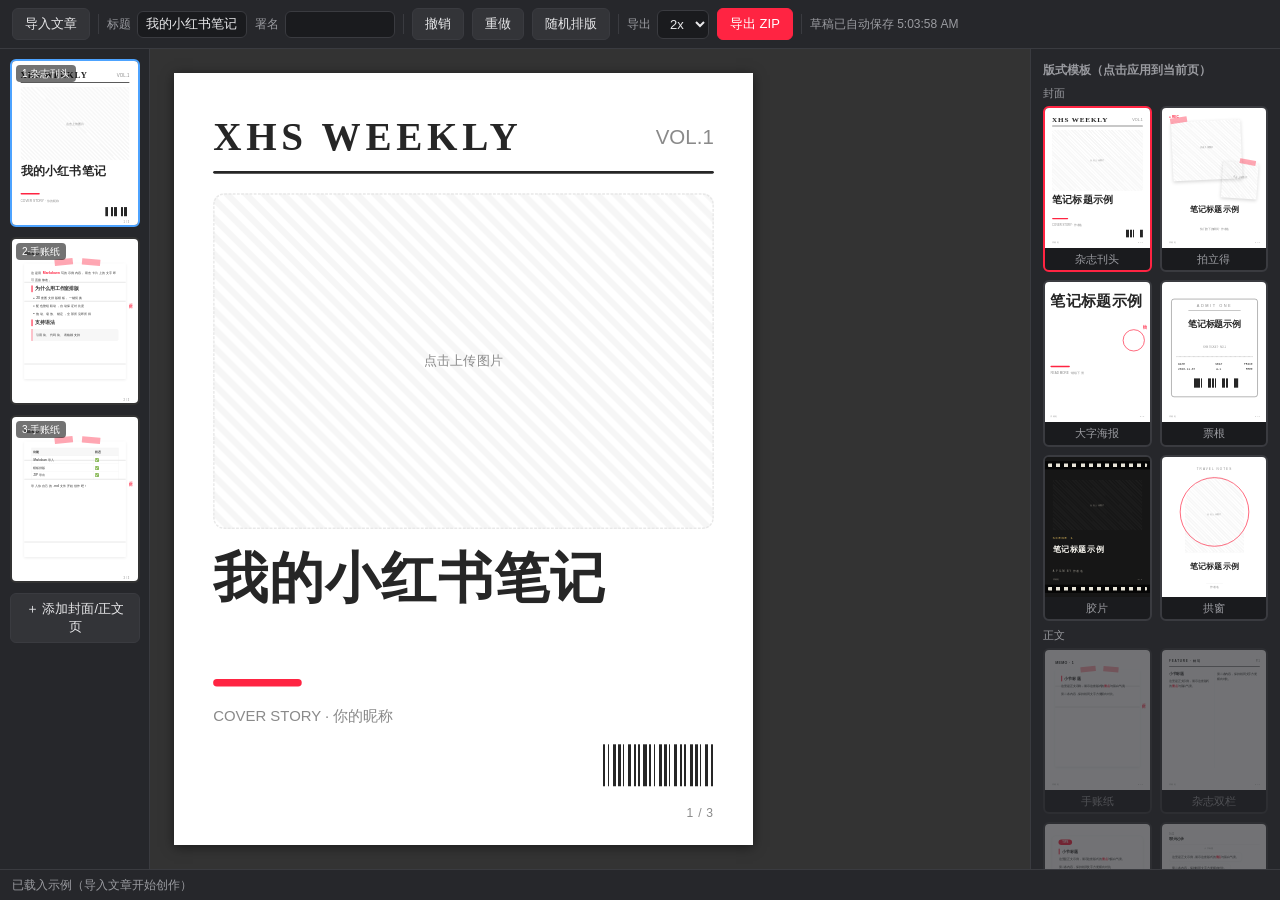
<file: web/index.html>
<!doctype html>
<html lang="zh-CN">
<head>
<meta charset="utf-8">
<meta name="viewport" content="width=device-width, initial-scale=1">
<title>小红书图文工作室</title>
<style>
:root { --bg:#1e1f22; --panel:#26272b; --line:#3a3b40; --ink:#e8e8ea; --muted:#9a9ba0; --accent:#ff2442; --blue:#4da3ff; }
* { margin:0; padding:0; box-sizing:border-box; }
body { background:var(--bg); color:var(--ink); font:14px/1.5 "Microsoft YaHei",sans-serif; height:100vh; overflow:hidden; display:flex; flex-direction:column; }
button { background:#333438; color:var(--ink); border:1px solid var(--line); border-radius:6px; padding:6px 12px; cursor:pointer; font-size:13px; }
button:hover { background:#3f4046; }
button.primary { background:var(--accent); border-color:var(--accent); color:#fff; }
button.on { border-color:var(--blue); color:var(--blue); }
input,select { background:#1a1b1e; color:var(--ink); border:1px solid var(--line); border-radius:6px; padding:5px 8px; font-size:13px; }
input[type=range] { padding:0; }
label { color:var(--muted); font-size:12px; display:flex; align-items:center; gap:6px; }

#bar { display:flex; align-items:center; gap:8px; padding:8px 12px; background:var(--panel); border-bottom:1px solid var(--line); flex-wrap:wrap; }
#bar .sep { width:1px; height:20px; background:var(--line); }
#bar input[type=text] { width:110px; }

#main { flex:1; display:flex; min-height:0; }
#film { width:150px; border-right:1px solid var(--line); background:var(--panel); overflow-y:auto; padding:10px; display:flex; flex-direction:column; gap:10px; }
#film .thumb { position:relative; width:130px; cursor:pointer; border:2px solid transparent; border-radius:6px; overflow:hidden; background:#333; flex:none; }
#film .thumb.sel { border-color:var(--blue); }
#film .thumb .inner { transform-origin:0 0; }
#film .thumb .tag { position:absolute; left:4px; top:4px; background:rgba(0,0,0,.55); color:#fff; font-size:10px; padding:1px 6px; border-radius:4px; }
#film .add { width:130px; }

#stage-wrap { flex:1; position:relative; overflow:auto; background:#333; display:flex; align-items:flex-start; justify-content:center; padding:24px; }
#holder { position:relative; transform-origin:0 0; flex:none; }
#holder .page { box-shadow:0 4px 24px rgba(0,0,0,.5); }
.slot.selected { outline:3px solid var(--blue); outline-offset:2px; z-index:5; }
.slot [contenteditable="true"] { outline:2px solid var(--blue); }
.slot-title .t:empty::before { content:"双击输入标题"; color:var(--muted); font-weight:400; font-size:.35em; cursor:text; }
.rsz { position:absolute; right:-9px; bottom:-9px; width:18px; height:18px; background:var(--blue); border-radius:4px; cursor:nwse-resize; z-index:9; }
.slot-imgbtn { position:absolute; right:6px; top:6px; z-index:8; background:rgba(0,0,0,.6); color:#fff; border:none; border-radius:4px; padding:3px 8px; font-size:11px; cursor:pointer; }

#side { width:250px; border-left:1px solid var(--line); background:var(--panel); overflow-y:auto; padding:12px; display:flex; flex-direction:column; gap:14px; }
#side h3 { font-size:12px; color:var(--muted); font-weight:600; }
.tpl-grid { display:grid; grid-template-columns:1fr 1fr; gap:8px; }
.tpl-grid button { font-size:12px; padding:6px 4px; }
.tpl-grid button.cur { border-color:var(--accent); color:var(--accent); }
.tpl-thumb { cursor:pointer; border:2px solid var(--line); border-radius:6px; overflow:hidden; background:#1a1b1e; }
.tpl-thumb.cur { border-color:var(--accent); }
.tpl-thumb.dim { opacity:.35; }
.tpl-thumb .pv { overflow:hidden; }
.tpl-thumb .nm { font-size:11px; text-align:center; padding:3px 0; color:var(--muted); }
.row { display:flex; align-items:center; gap:8px; }
.row .val { color:var(--ink); font-size:12px; min-width:40px; text-align:right; }
.grow { flex:1; }

#status { padding:6px 12px; background:var(--panel); border-top:1px solid var(--line); color:var(--muted); font-size:12px; }
#status .dirty { color:var(--accent); }
.hidden { display:none !important; }
</style>
</head>
<body>
<div id="bar">
  <button id="b-import">导入文章</button>
  <input type="file" id="f-import" accept=".md,.txt,.markdown" class="hidden">
  <span class="sep"></span>
  <label>标题 <input type="text" id="i-title"></label>
  <label>署名 <input type="text" id="i-author"></label>
  <span class="sep"></span>
  <button id="b-undo" title="Ctrl+Z">撤销</button>
  <button id="b-redo" title="Ctrl+Shift+Z">重做</button>
  <button id="b-random" title="Space">随机排版</button>
  <span class="sep"></span>
  <label>导出 <select id="s-scale"><option value="1">1x</option><option value="2" selected>2x</option></select></label>
  <button id="b-export" class="primary">导出 ZIP</button>
  <span class="sep"></span>
  <span id="savestate" style="color:var(--muted);font-size:12px"></span>
</div>
<div id="main">
  <div id="film"></div>
  <div id="stage-wrap"><div id="holder"></div></div>
  <div id="side">
    <div>
      <h3>版式模板（点击应用到当前页）</h3>
      <div id="tplbox"></div>
    </div>
    <div>
      <h3>页面</h3>
      <div class="row">
        <button id="b-addpage" class="grow">+ 加正文页</button>
        <button id="b-addend">+ 结尾页</button>
        <button id="b-delpage">删页</button>
      </div>
    </div>
    <div>
      <h3>样式</h3>
      <div style="display:flex;flex-direction:column;gap:10px">
        <label>配色 <select id="s-palette" class="grow"></select></label>
        <label><input type="checkbox" id="c-custombg"> 自定义背景 <input type="color" id="i-bg" value="#f6f1e7"></label>
        <label><input type="checkbox" id="c-customaccent"> 自定义点缀色 <input type="color" id="i-accent" value="#ff2442"></label>
        <label>比例 <select id="s-ratio" class="grow">
          <option value="3:4">3:4（小红书）</option><option value="4:5">4:5</option>
          <option value="1:1">1:1</option><option value="9:16">9:16</option></select></label>
        <label>字体 <select id="s-font" class="grow">
          <option value="">默认（雅黑）</option>
          <option value='"Microsoft YaHei", sans-serif'>微软雅黑</option>
          <option value="SimSun, serif">宋体</option>
          <option value="KaiTi, cursive">楷体</option>
          <option value="SimHei, sans-serif">黑体</option></select></label>
        <label>正文字号 <span class="val" id="v-fs"></span></label>
        <input type="range" id="r-fs" min="26" max="44" step="1">
        <label>行距 <span class="val" id="v-lh"></span></label>
        <input type="range" id="r-lh" min="1.4" max="2.2" step="0.05">
        <label>段间距 <span class="val" id="v-gap"></span></label>
        <input type="range" id="r-gap" min="12" max="48" step="2">
      </div>
    </div>
    <div id="inspector" class="hidden">
      <h3>选中区块</h3>
      <div style="display:flex;flex-direction:column;gap:8px">
        <div class="row"><span id="insp-name"></span><label class="grow"></label>
          <label><input type="checkbox" id="insp-lock"> 锁定</label></div>
        <label id="insp-size-row">字号 <input type="number" id="insp-size" min="20" max="160" step="2" style="width:70px"> px</label>
        <button id="insp-img" class="hidden">上传/替换图片…</button>
        <button id="insp-imgdel" class="hidden">移除图片</button>
        <input type="file" id="f-slotimg" accept="image/*" class="hidden">
      </div>
    </div>
  </div>
</div>
<div id="status">就绪</div>
<script src="vendor/markdown-it.min.js"></script>
<script src="templates.js"></script>
<script src="engine.js"></script>
<script src="app.js"></script>
</body>
</html>
</file>
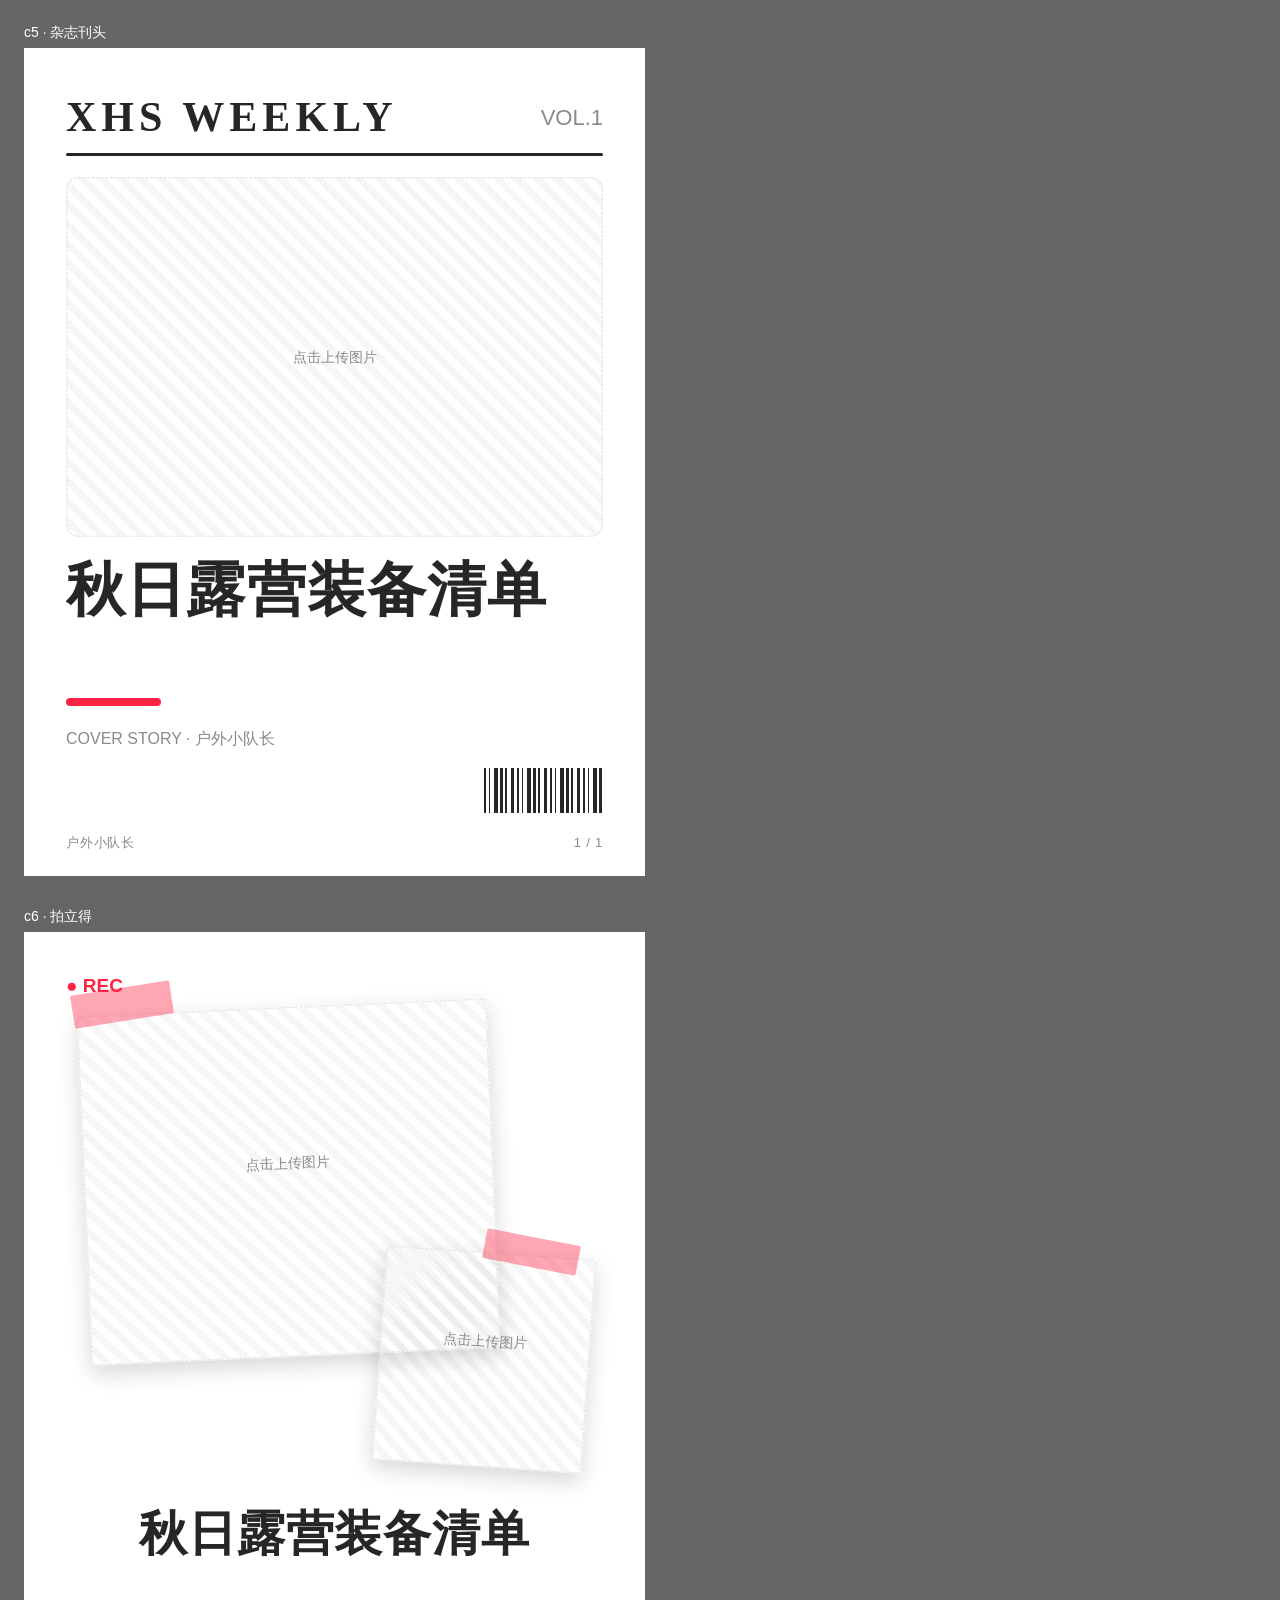
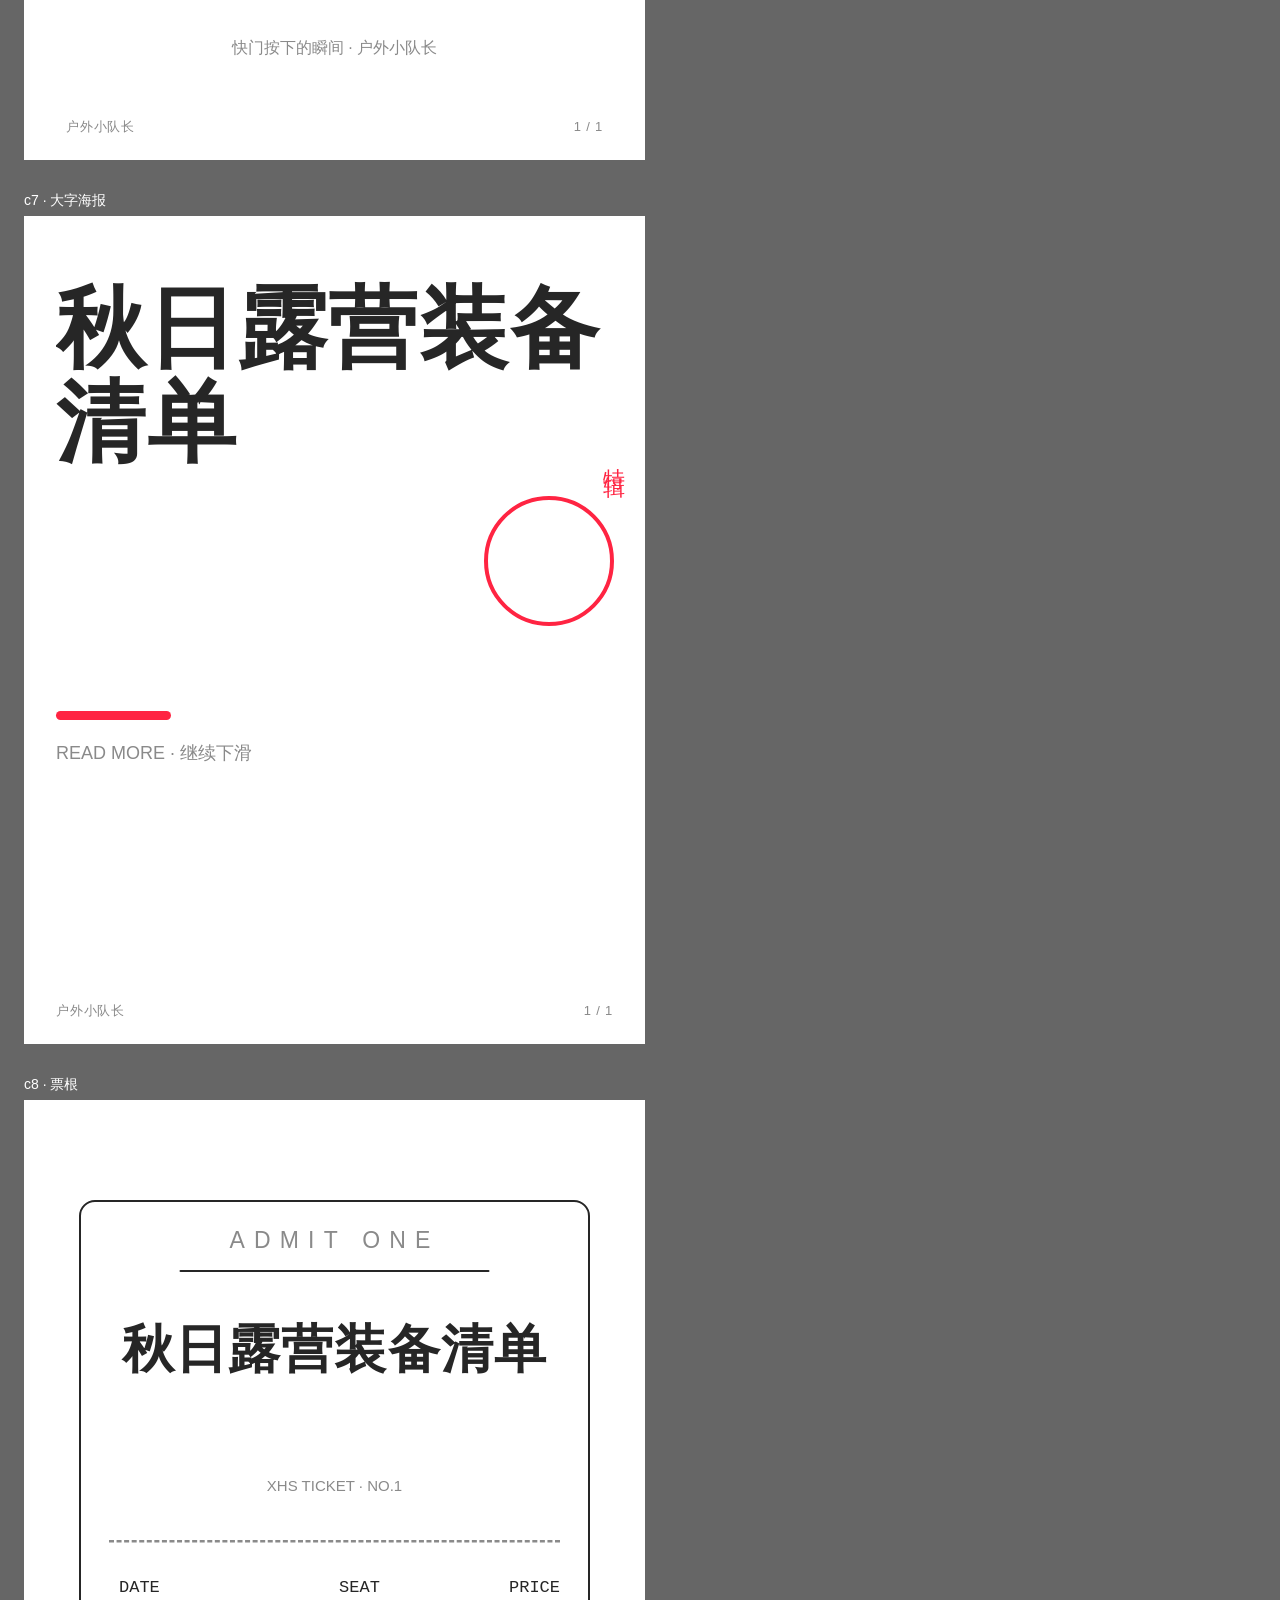
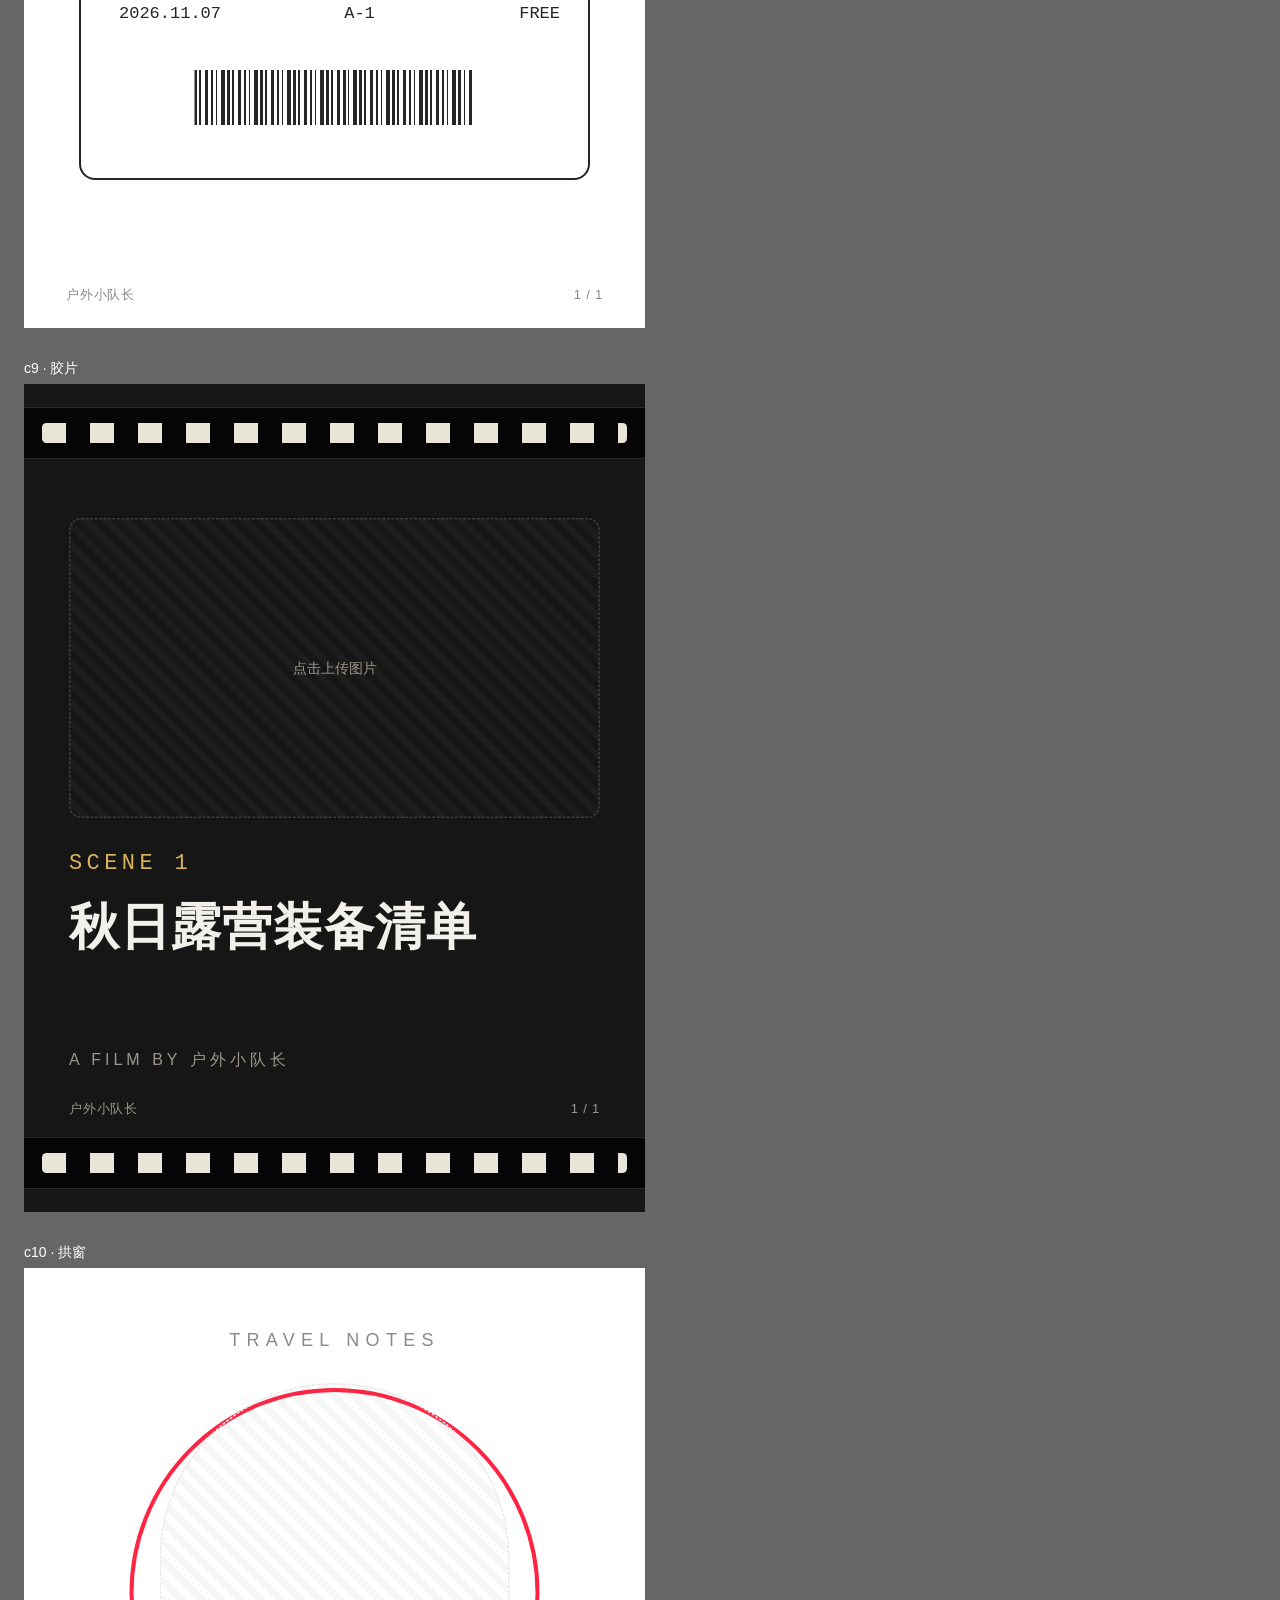
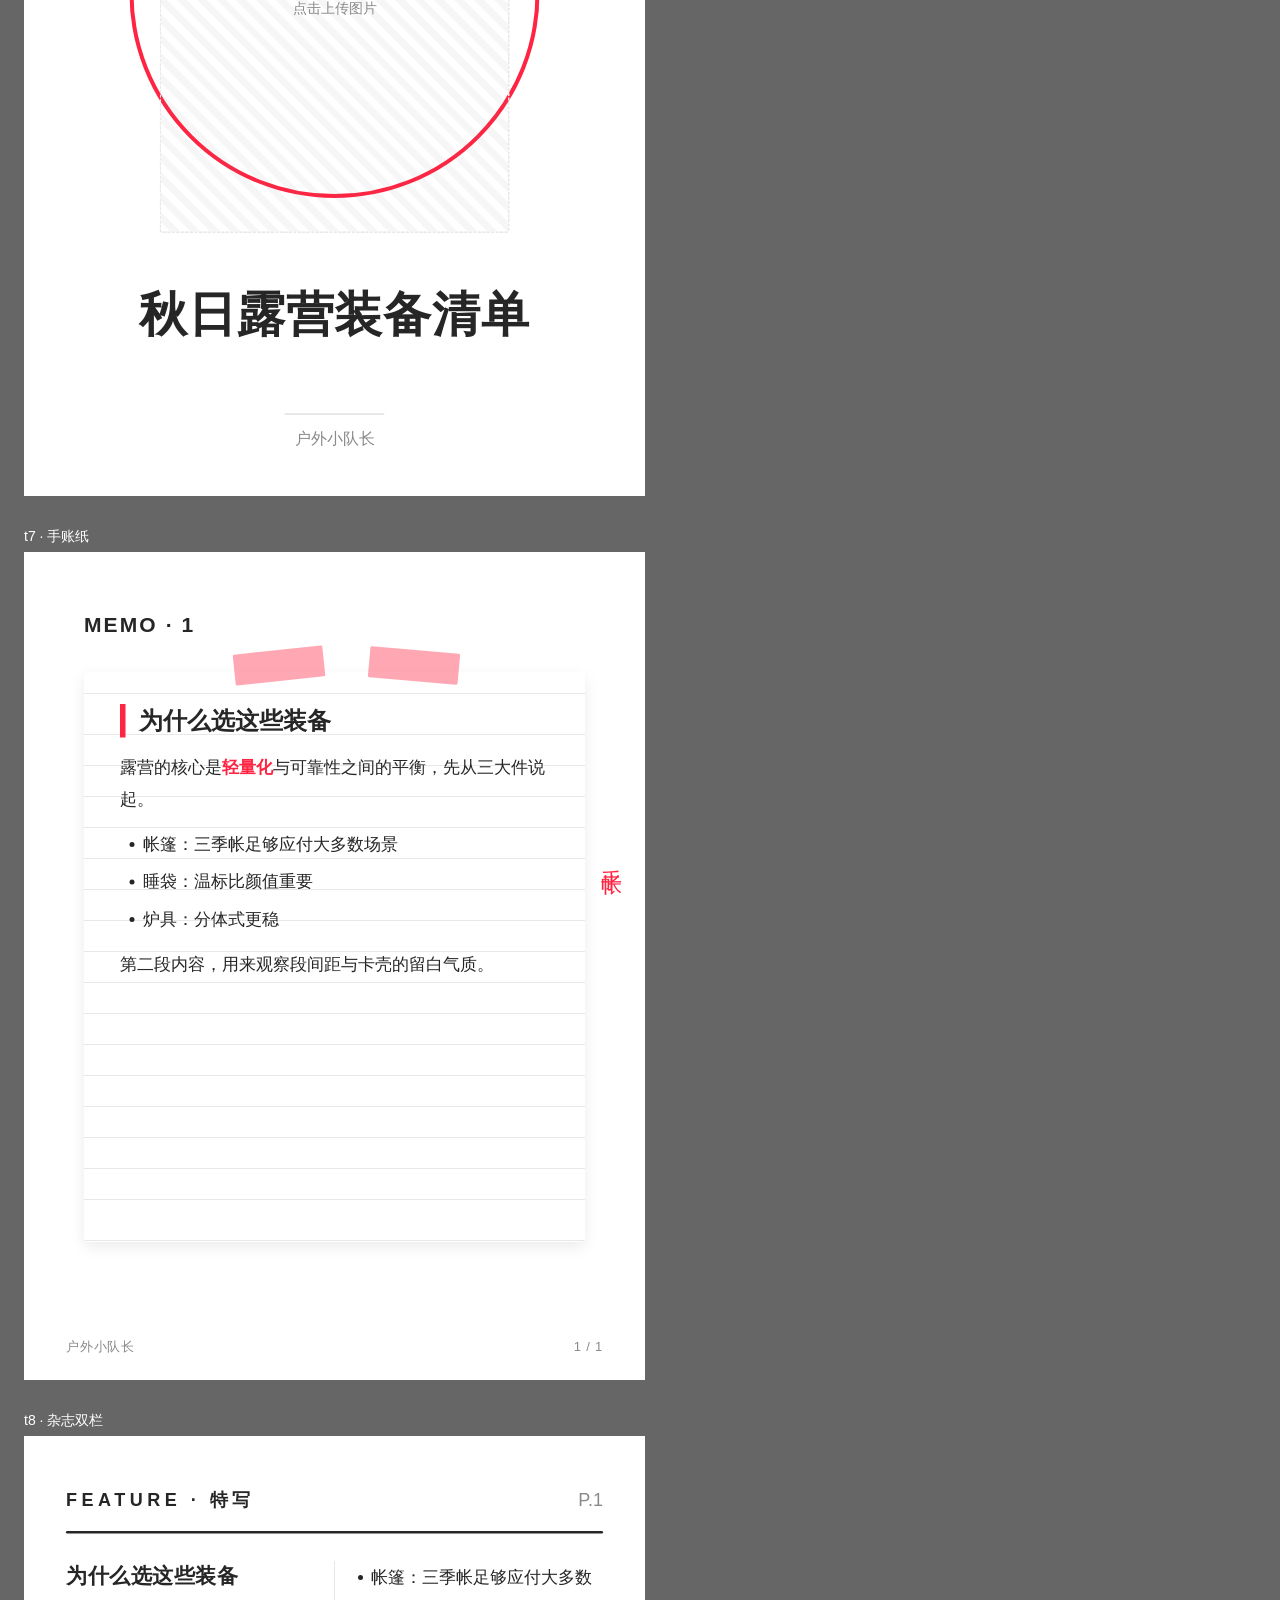
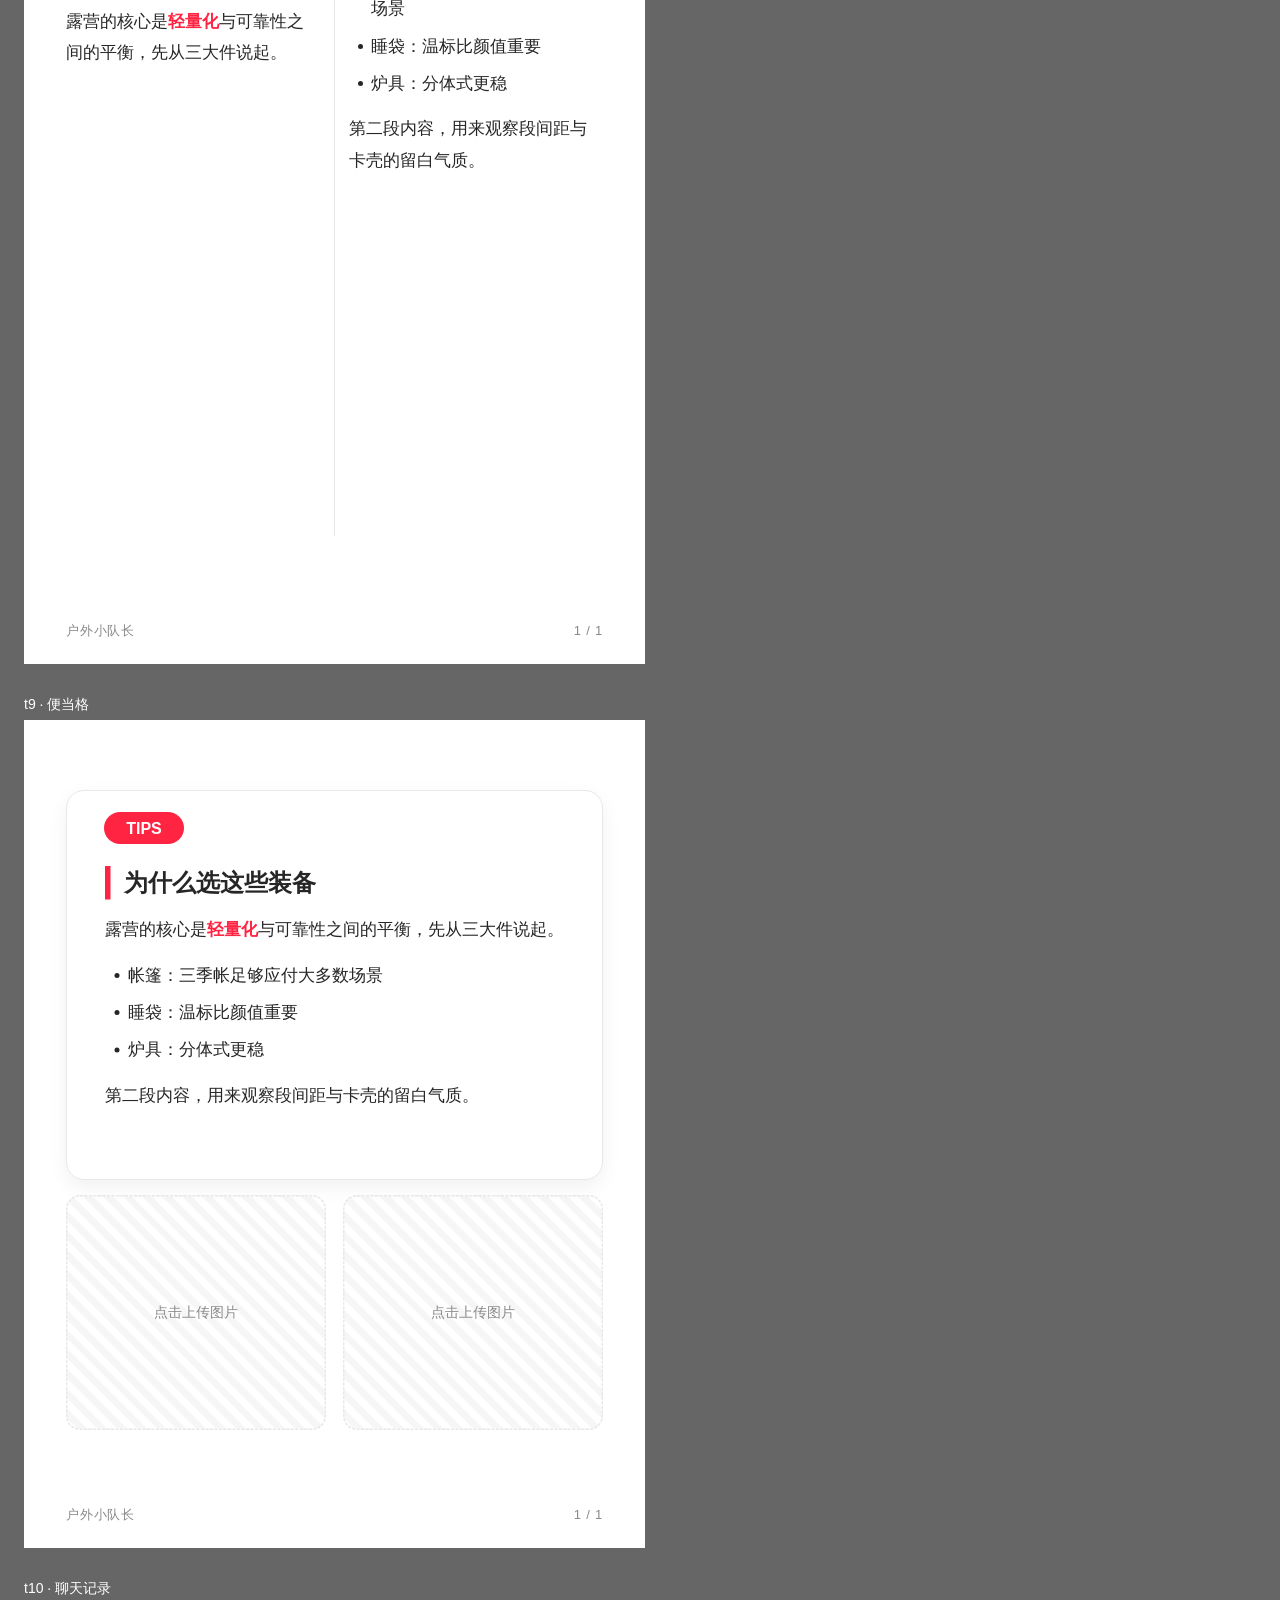
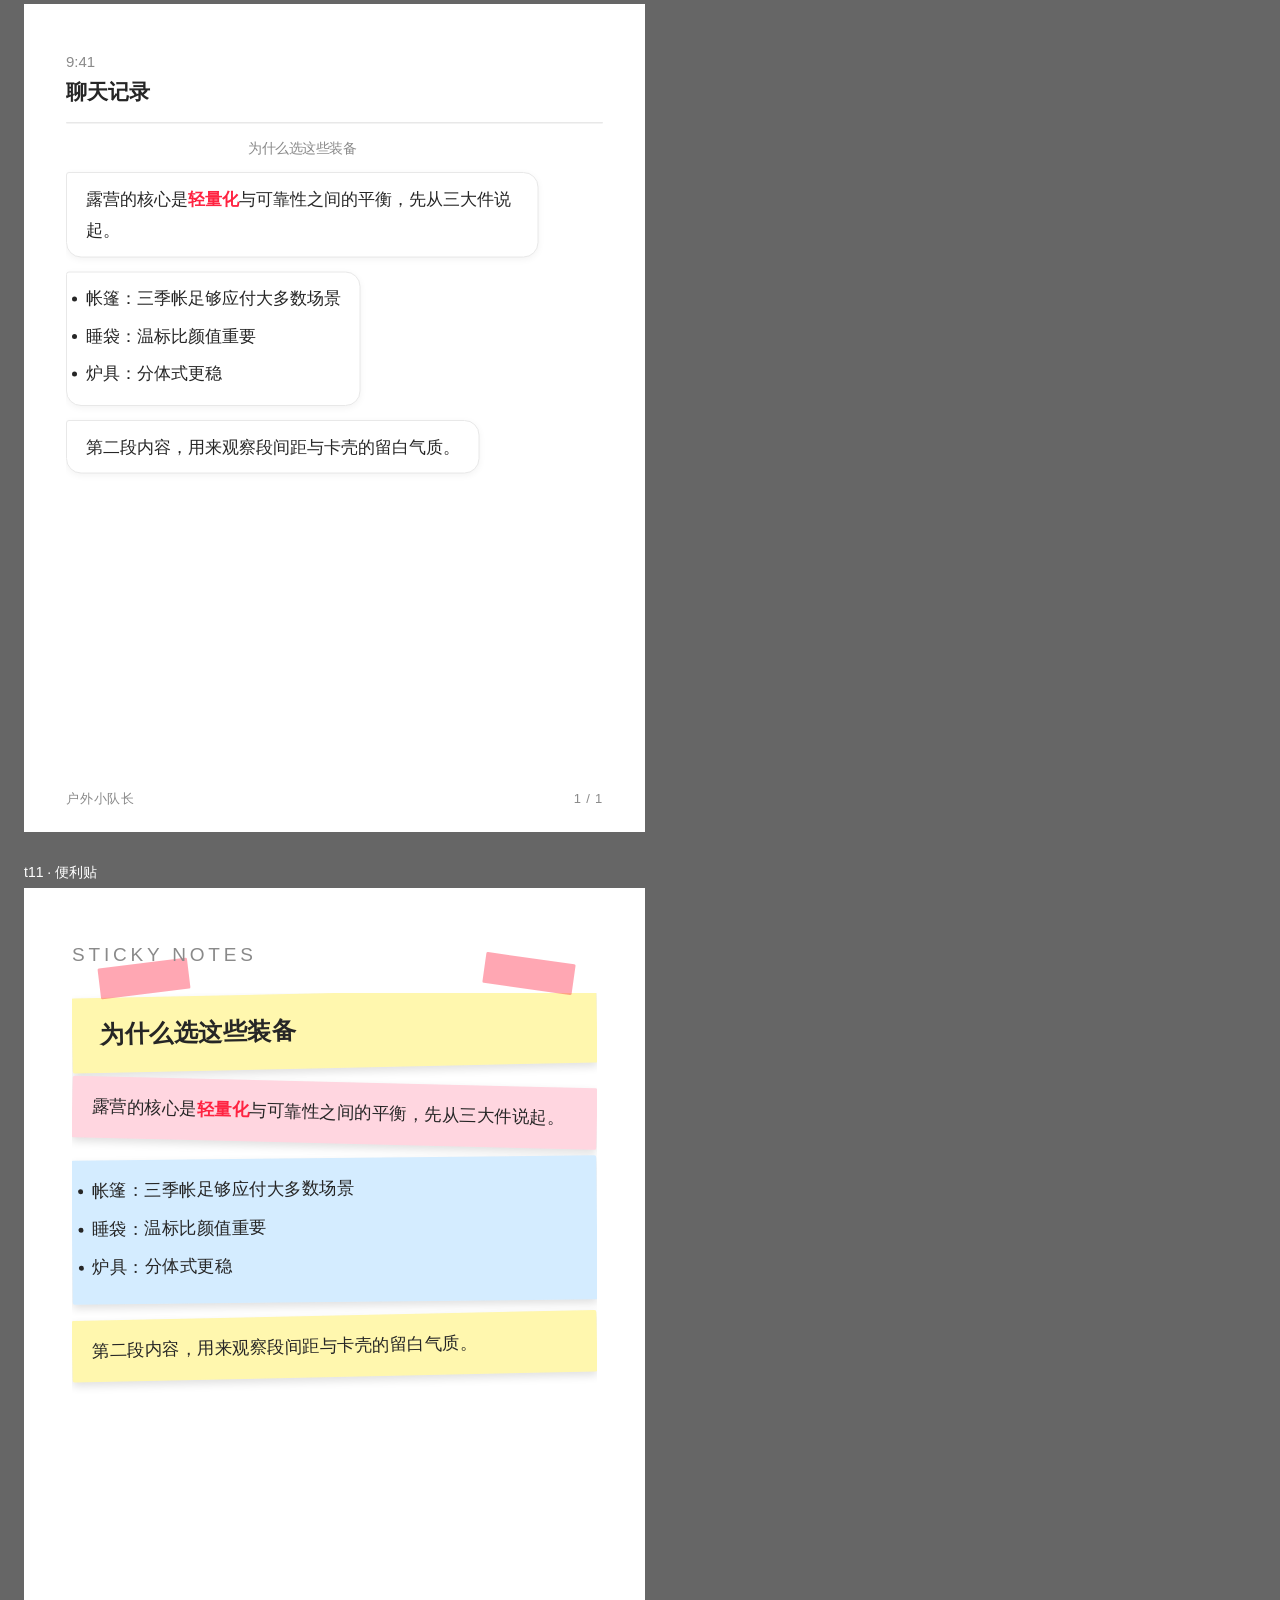
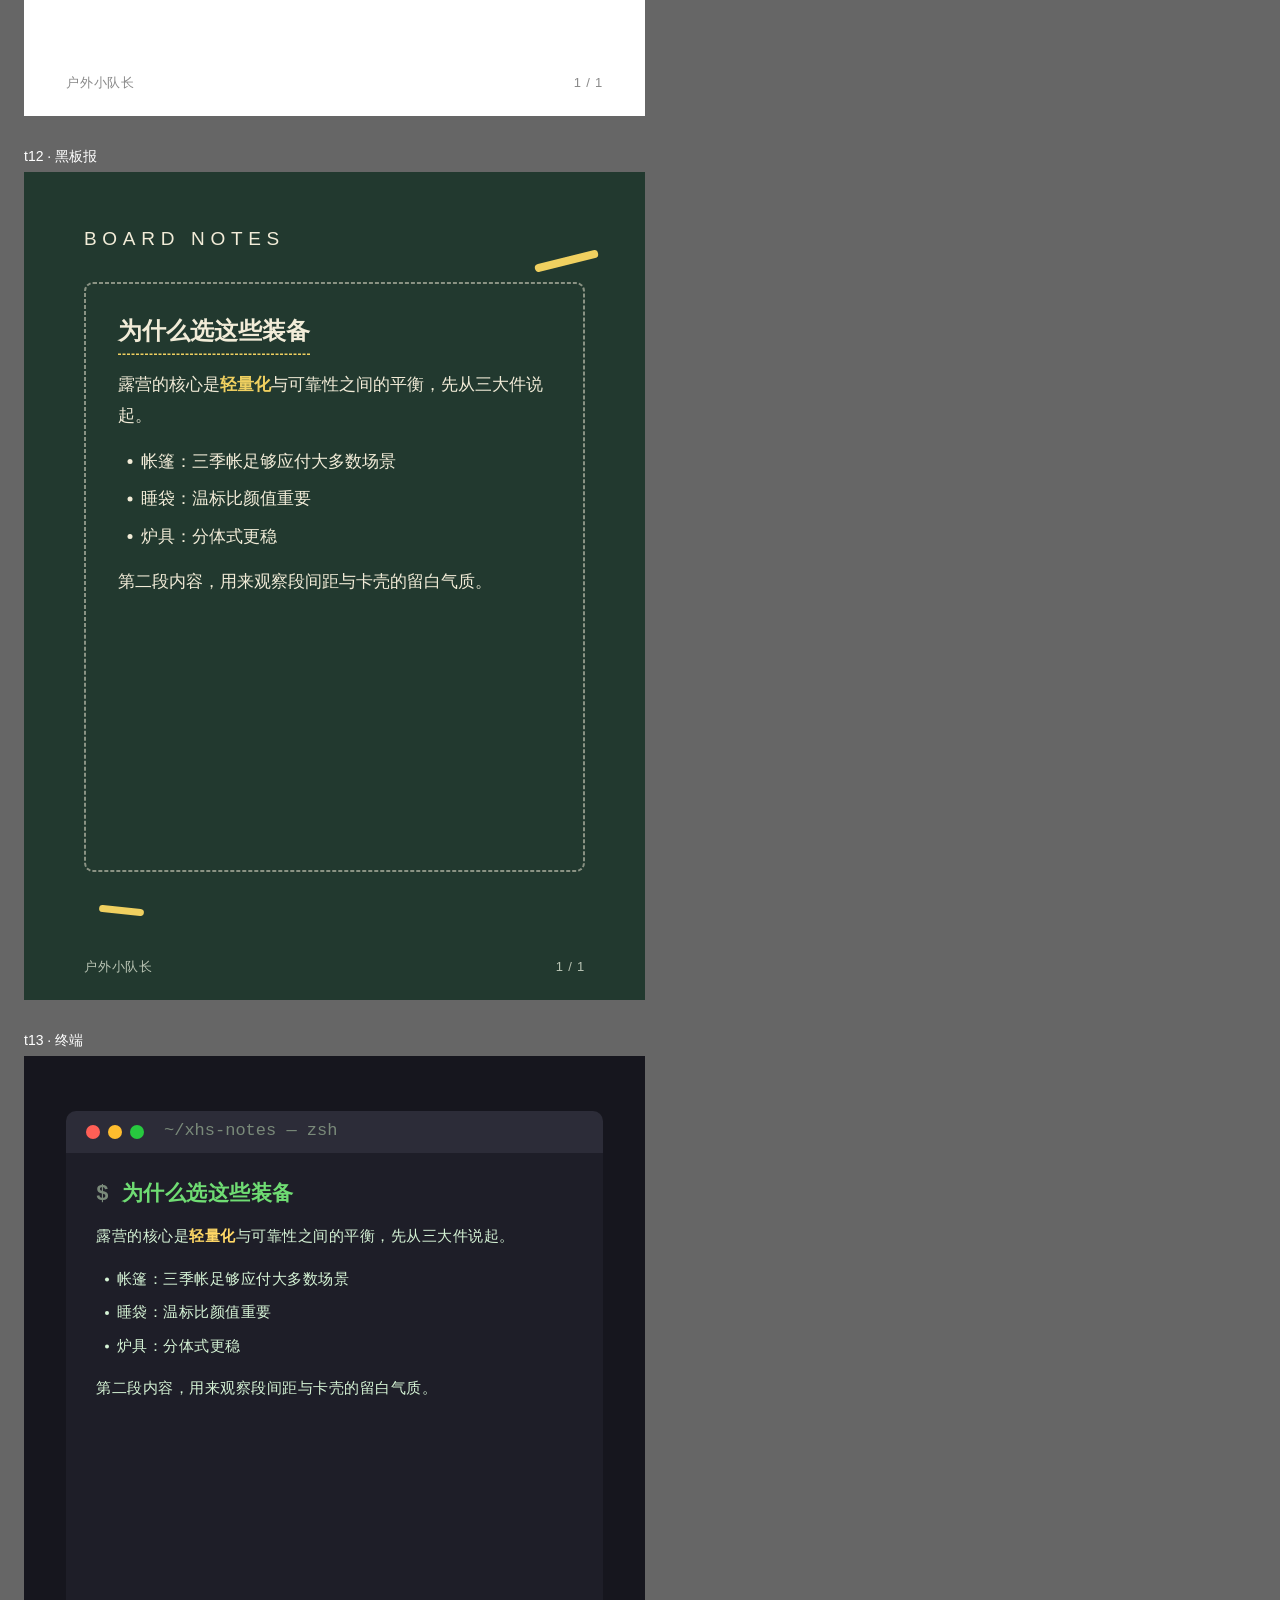
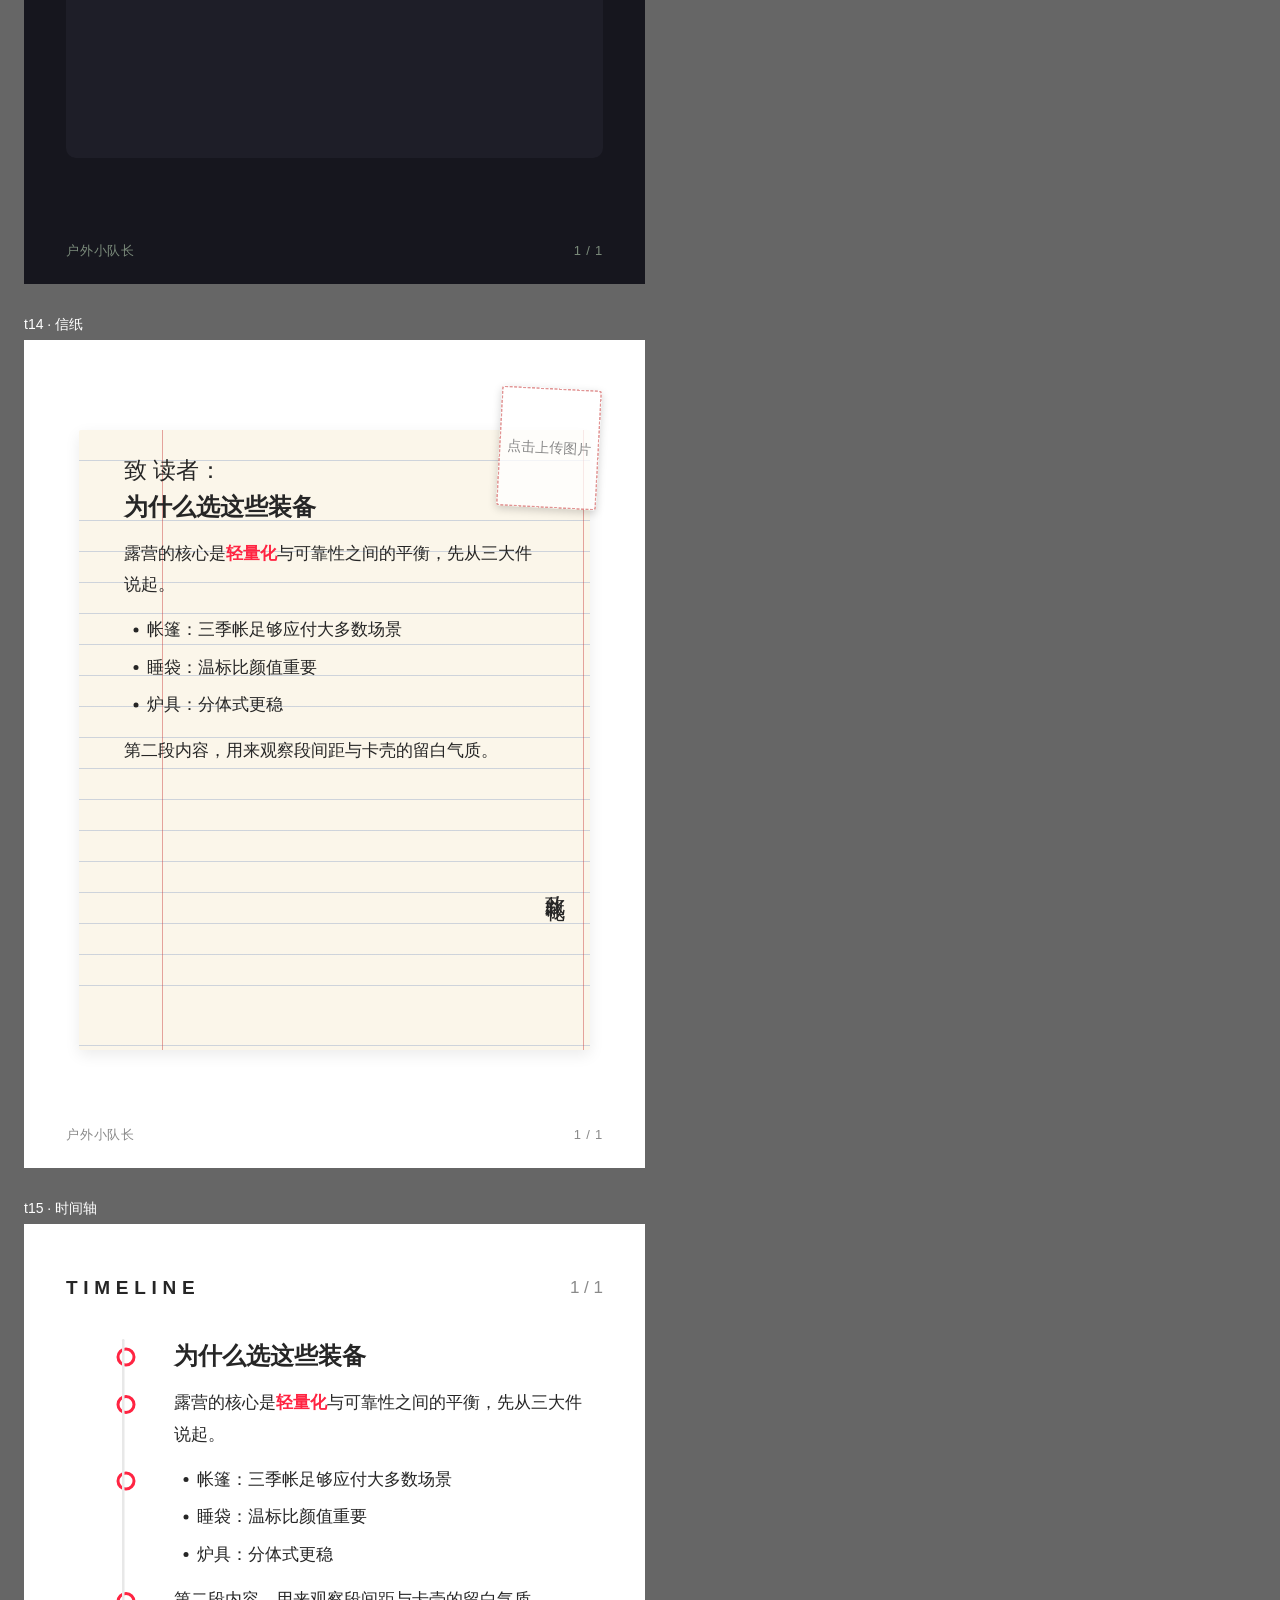
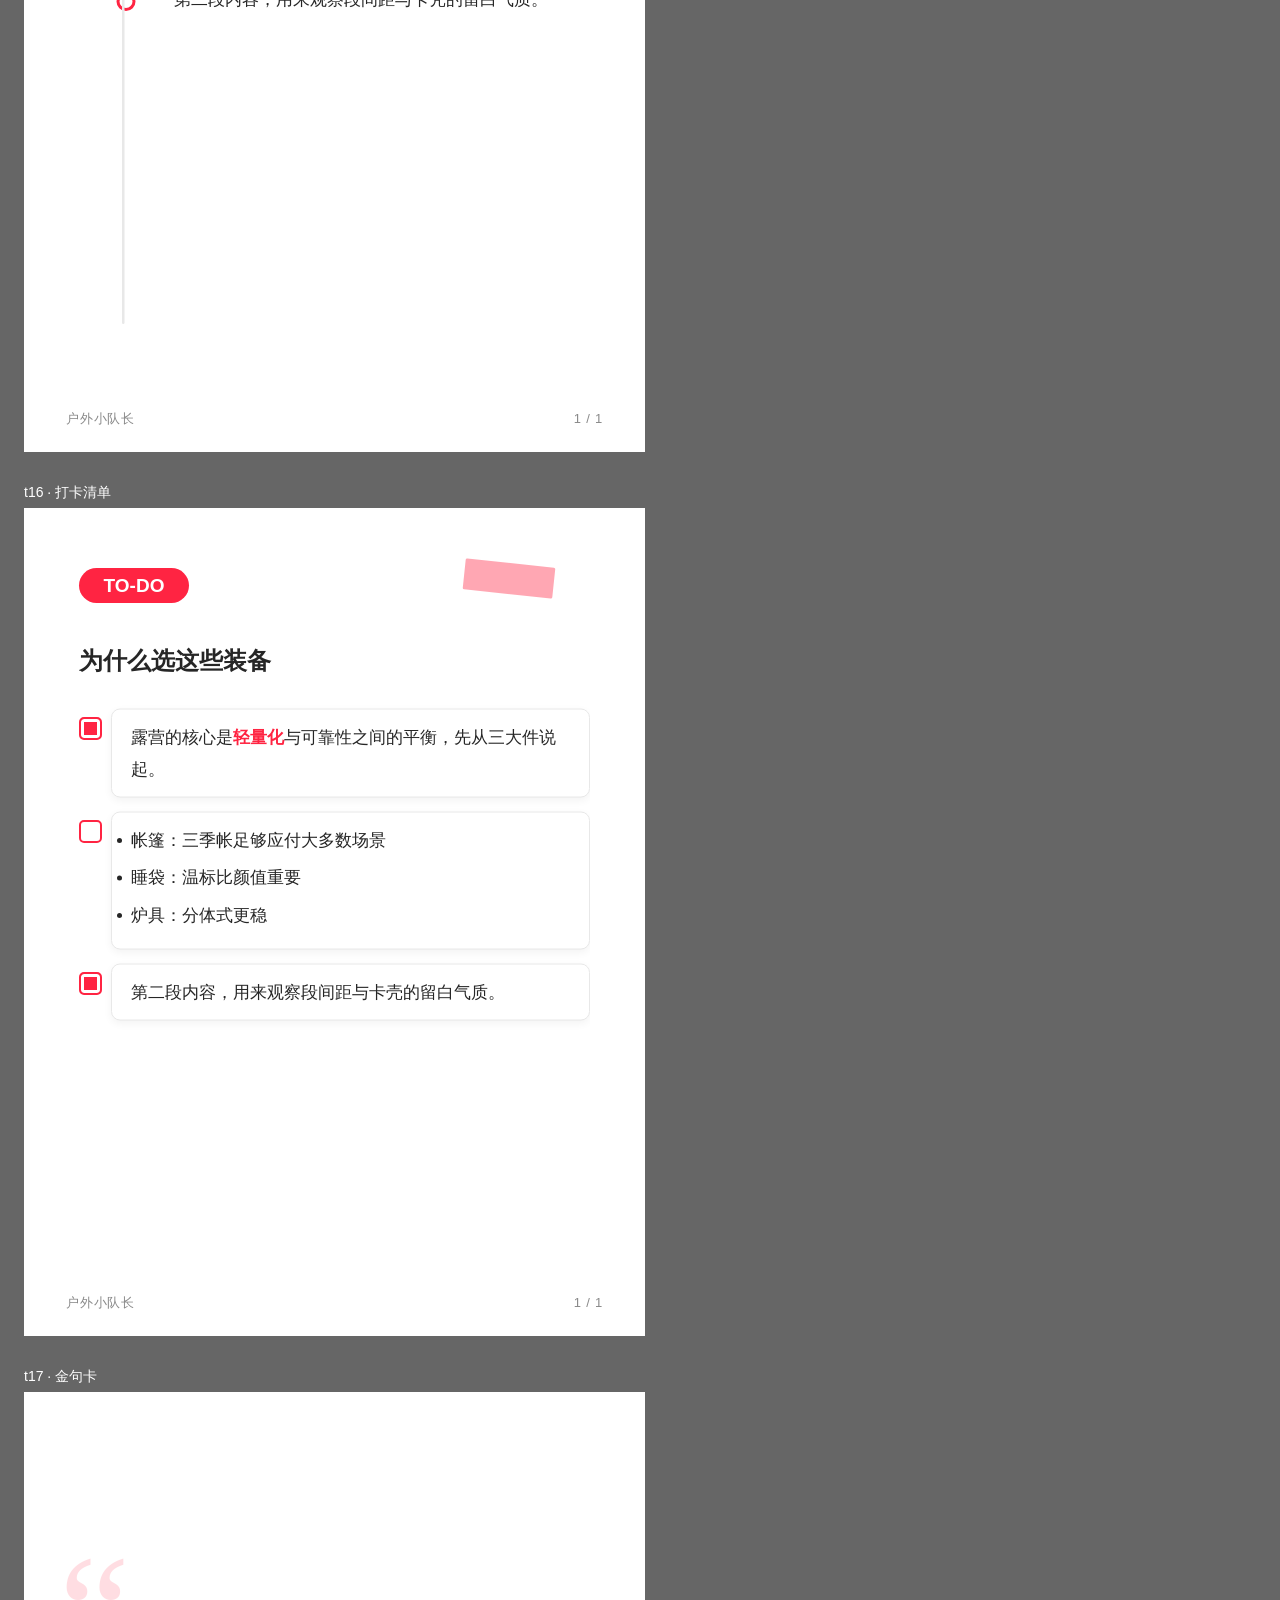
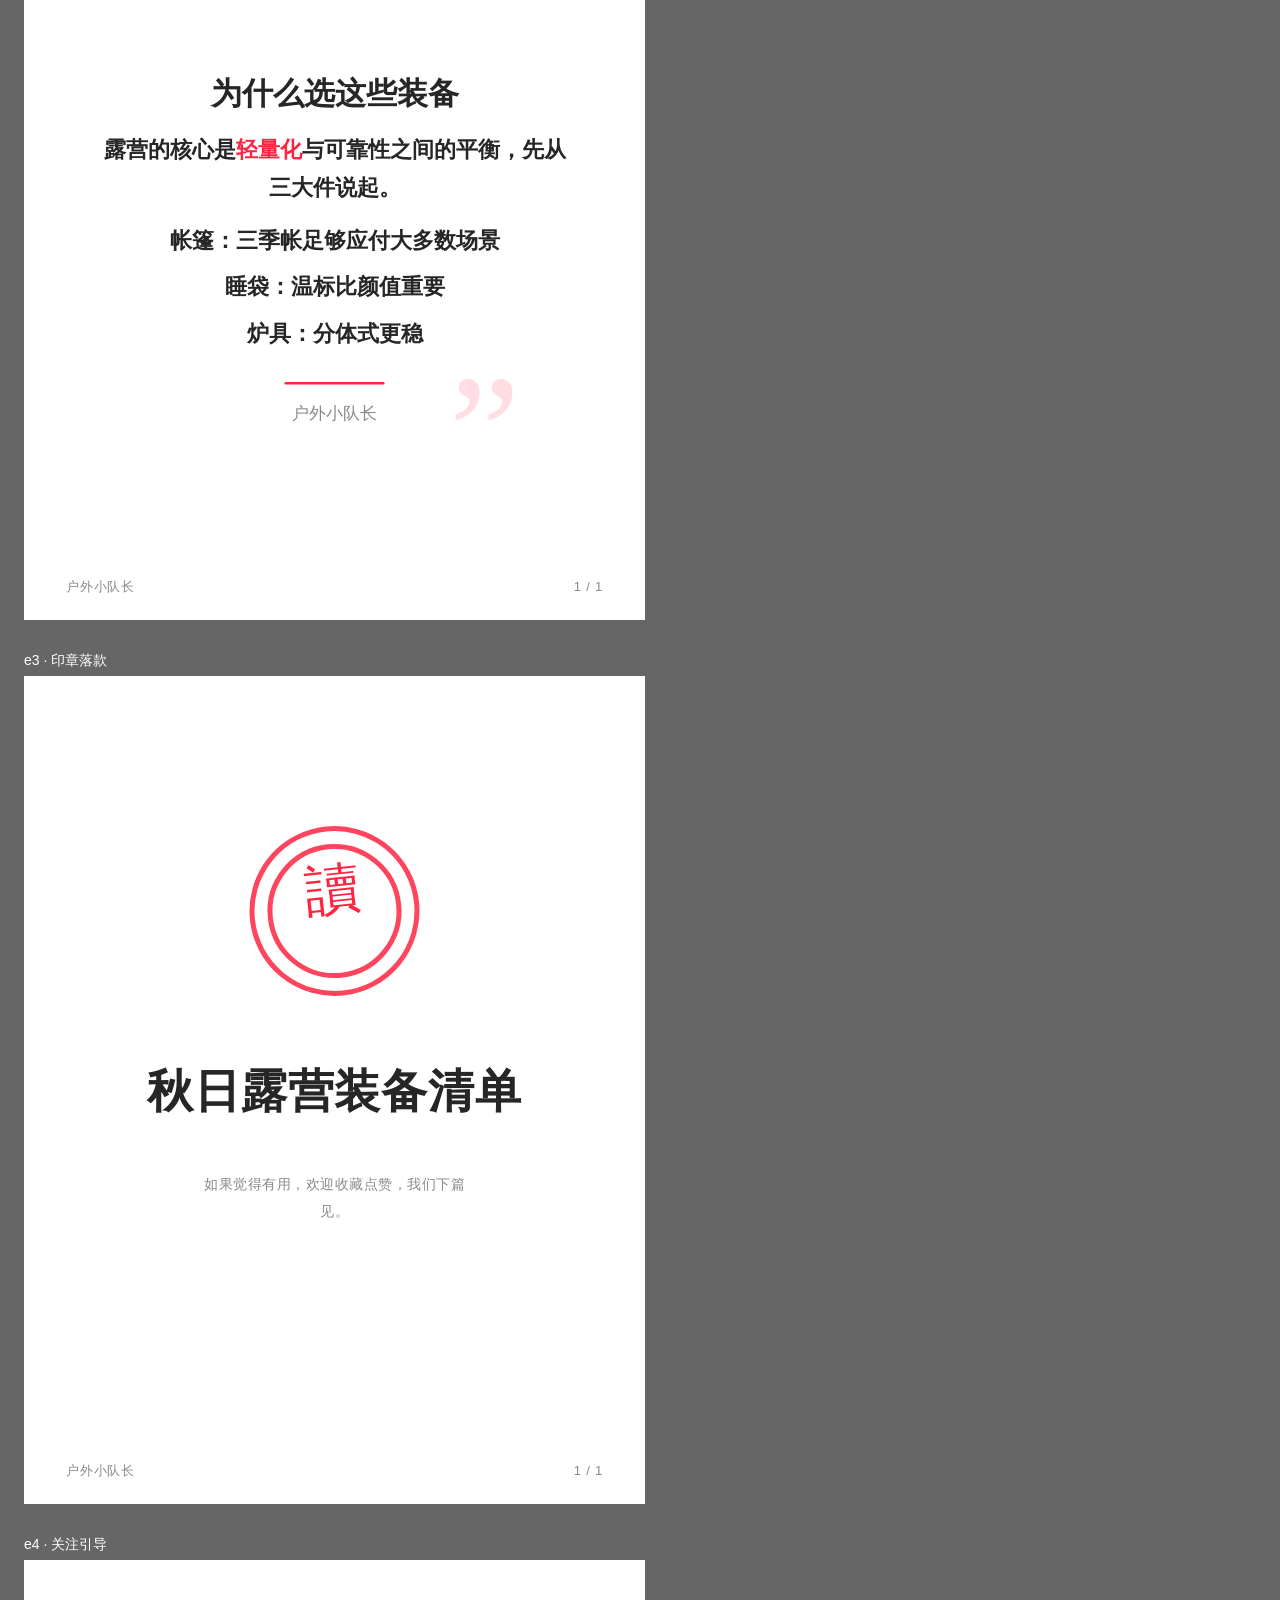
<file: web/gallery.html>
<!doctype html>
<html lang="zh-CN">
<head>
<meta charset="utf-8">
<title>模板画廊（截图对比用）</title>
<style>
body { background:#666; margin:0; padding:24px; font-family:"Microsoft YaHei",sans-serif; }
.shot { display:inline-block; vertical-align:top; margin:0 24px 32px 0; width:621px; }
.shot .cap { color:#fff; font-size:14px; margin-bottom:6px; }
.shot .page { transform:scale(.5); transform-origin:0 0; }
</style>
</head>
<body>
<script src="templates.js"></script>
<script src="engine.js"></script>
<script>
/* 每套模板用同样的示例内容渲染，供与参考图对比 */
const SAMPLE = [
  { id:"b1", html:"<h2>为什么选这些装备</h2>" },
  { id:"b2", html:"<p>露营的核心是<strong>轻量化</strong>与可靠性之间的平衡，先从三大件说起。</p>" },
  { id:"b3", html:"<ul><li>帐篷：三季帐足够应付大多数场景</li><li>睡袋：温标比颜值重要</li><li>炉具：分体式更稳</li></ul>" },
  { id:"b4", html:"<p>第二段内容，用来观察段间距与卡壳的留白气质。</p>" },
];
const END_SAMPLE = [
  { id:"e1", html:"<p>如果觉得有用，欢迎收藏点赞，我们下篇见。</p>" },
];
const styleEl = document.createElement("style");
styleEl.textContent = ALL_CSS;
document.head.appendChild(styleEl);
for (const t of TPL) {
  const d = { v:2, palette:"minimal", customBg:null, customAccent:null, ratio:"3:4",
    font:"", fsBody:34, lhBody:1.85, gapBlock:28,
    meta:{ title:"秋日露营装备清单", author:"户外小队长" },
    pages:[], assign:{}, blocks: t.kind === "end" ? END_SAMPLE : SAMPLE };
  const page = { id:"g-" + t.id, templateId:t.id, overrides:{}, locks:[],
    title: t.slots.title ? d.meta.title : "", images:{} };
  d.pages = [page];
  d.assign[page.id] = t.slots.body ? d.blocks.map(b => b.id) : [];
  const wrap = document.createElement("div");
  wrap.className = "shot";
  wrap.dataset.tid = t.id;
  const cap = document.createElement("div");
  cap.className = "cap";
  cap.textContent = t.id + " · " + t.name;
  const inner = buildPageDOM(d, page);
  wrap.appendChild(cap);
  wrap.appendChild(inner);
  wrap.style.height = (1656 * 0.5 + 24) + "px";
  document.body.appendChild(wrap);
}
window.__ready = true;
</script>
</body>
</html>
</file>
